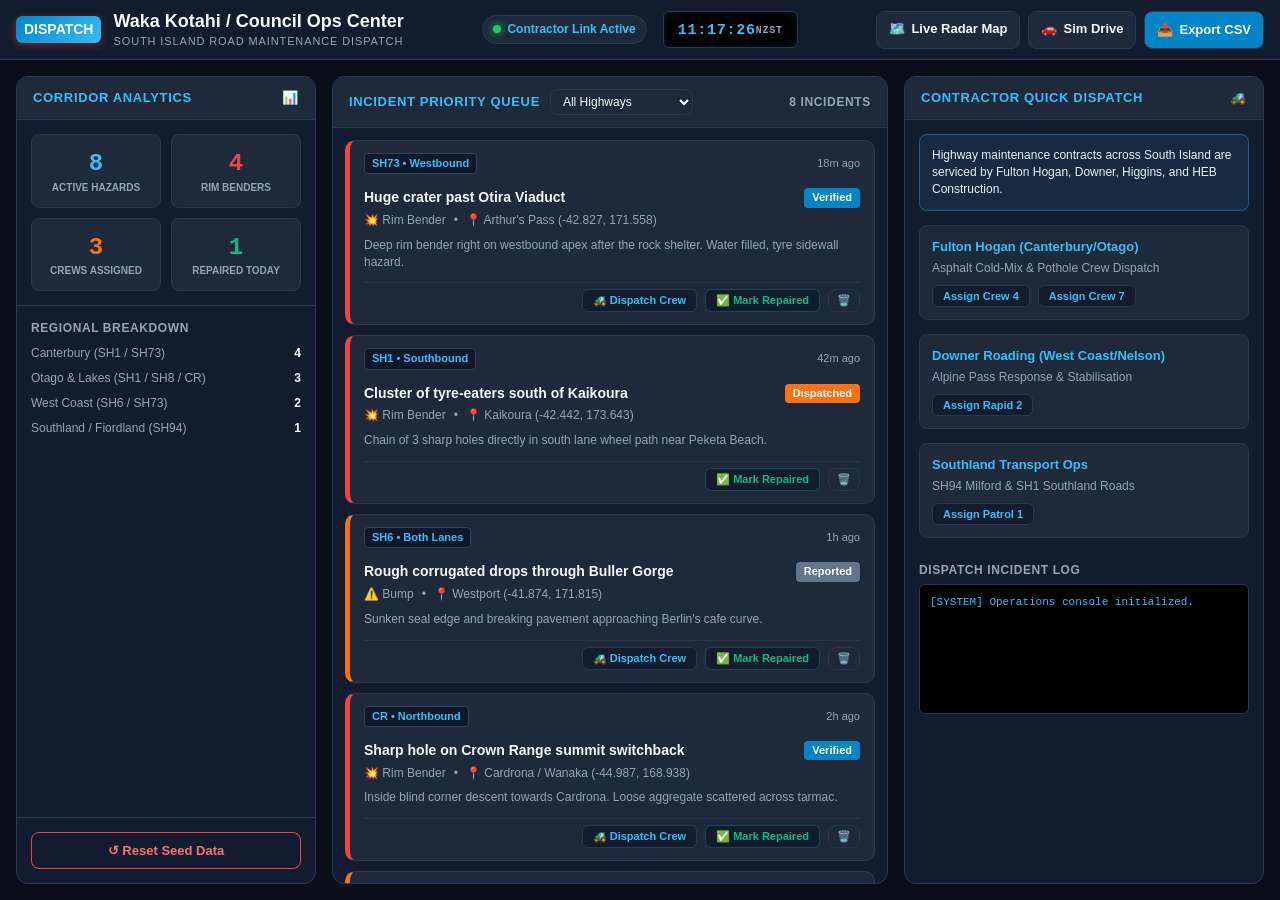
<file: admin.html>
<!DOCTYPE html>
<html lang="en">
<head>
  <meta charset="UTF-8">
  <meta name="viewport" content="width=device-width, initial-scale=1.0, maximum-scale=1.0, user-scalable=no, viewport-fit=cover">
  <title>Rim-Bump-Ding | Highway Contractor & Dispatch Ops (South Island)</title>
  <link rel="icon" href="data:image/svg+xml,<svg xmlns='http://www.w3.org/2000/svg' viewBox='0 0 100 100'><text y='.9em' font-size='90'>🛠️</text></svg>">
  <link rel="stylesheet" href="css/style.css">
</head>
<body>
  <div class="app-shell">
    <!-- Top Global Header -->
    <header class="top-header">
      <div class="header-brand">
        <span class="brand-badge" style="background: linear-gradient(135deg, #0284c7 0%, #38bdf8 100%);">DISPATCH</span>
        <div style="min-width: 0;">
          <h1 class="brand-title">Waka Kotahi / Council Ops Center</h1>
          <div class="brand-subtitle">South Island Road Maintenance Dispatch</div>
        </div>
      </div>

      <div class="header-status">
        <div class="nz-region-indicator">
          <span class="live-pulse"></span>
          <span class="no-wrap">Contractor Link Active</span>
        </div>
        <!-- MANDATORY RULE: ALL CLOCKS MUST HAVE BLINKING COLONS -->
        <div class="header-clock-box">
          <span class="blinking-clock">12<span class="blinking-colon">:</span>00<span class="blinking-colon">:</span>00</span>
        </div>
      </div>

      <div class="header-actions">
        <a href="index.html" class="btn-nav-icon">
          <span>🗺️</span> <span class="no-wrap">Live Radar Map</span>
        </a>
        <a href="remote.html" class="btn-nav-icon">
          <span>🚗</span> <span class="no-wrap">Sim Drive</span>
        </a>
        <button id="btn-export-csv" class="btn-nav-icon" style="background: #0284c7; color: #fff;">
          <span>📥</span> <span class="no-wrap">Export CSV</span>
        </button>
      </div>
    </header>

    <!-- Admin Operational Grid (1080p Optimized) -->
    <main class="admin-grid">
      <!-- Left Panel: Status & Statistics -->
      <section class="admin-panel">
        <div class="panel-header">
          <span class="no-wrap">Corridor Analytics</span>
          <span>📊</span>
        </div>

        <div class="stat-card-row">
          <div class="stat-box">
            <div id="stat-total" class="stat-val" style="color: #38bdf8;">0</div>
            <div class="stat-lbl">Active Hazards</div>
          </div>
          <div class="stat-box">
            <div id="stat-rim" class="stat-val" style="color: #ef4444;">0</div>
            <div class="stat-lbl">Rim Benders</div>
          </div>
          <div class="stat-box">
            <div id="stat-dispatched" class="stat-val" style="color: #f97316;">0</div>
            <div class="stat-lbl">Crews Assigned</div>
          </div>
          <div class="stat-box">
            <div id="stat-repaired" class="stat-val" style="color: #10b981;">0</div>
            <div class="stat-lbl">Repaired Today</div>
          </div>
        </div>

        <div style="padding: 14px; border-top: 1px solid var(--border-color); display: flex; flex-direction: column; gap: 8px;">
          <div class="form-label">Regional Breakdown</div>
          <div style="display: flex; justify-content: space-between; font-size: 12px; color: var(--text-muted);">
            <span>Canterbury (SH1 / SH73)</span>
            <span id="stat-cant" style="font-weight: 700; color: #fff;">0</span>
          </div>
          <div style="display: flex; justify-content: space-between; font-size: 12px; color: var(--text-muted);">
            <span>Otago & Lakes (SH1 / SH8 / CR)</span>
            <span id="stat-otago" style="font-weight: 700; color: #fff;">0</span>
          </div>
          <div style="display: flex; justify-content: space-between; font-size: 12px; color: var(--text-muted);">
            <span>West Coast (SH6 / SH73)</span>
            <span id="stat-wc" style="font-weight: 700; color: #fff;">0</span>
          </div>
          <div style="display: flex; justify-content: space-between; font-size: 12px; color: var(--text-muted);">
            <span>Southland / Fiordland (SH94)</span>
            <span id="stat-sth" style="font-weight: 700; color: #fff;">0</span>
          </div>
        </div>

        <div style="padding: 14px; margin-top: auto; border-top: 1px solid var(--border-color);">
          <button id="btn-reset-seed" class="btn-cancel" style="width: 100%; border-color: #ef4444; color: #f87171;">
            ↺ Reset Seed Data
          </button>
        </div>
      </section>

      <!-- Center Panel: Dispatch Queue -->
      <section class="admin-panel" style="overflow: hidden;">
        <div class="panel-header">
          <div style="display: flex; align-items: center; gap: 10px;">
            <span class="no-wrap">Incident Priority Queue</span>
            <select id="admin-hw-filter" class="form-select" style="padding: 2px 8px; font-size: 12px; height: 26px;">
              <option value="ALL">All Highways</option>
              <option value="SH1">SH1</option>
              <option value="SH6">SH6</option>
              <option value="SH73">SH73 Arthur's Pass</option>
              <option value="SH7">SH7 Lewis Pass</option>
              <option value="SH8">SH8 Lindis Pass</option>
              <option value="SH94">SH94 Milford</option>
              <option value="CR">Crown Range</option>
            </select>
          </div>
          <span id="admin-queue-count" style="font-size: 12px; color: var(--text-muted);">0 items</span>
        </div>

        <div id="admin-queue-list" style="flex: 1; overflow-y: auto; padding: 12px; display: flex; flex-direction: column; gap: 10px;">
          <!-- Queue items generated via JS -->
        </div>
      </section>

      <!-- Right Panel: Contractor Quick Dispatch & Hotlines -->
      <section class="admin-panel">
        <div class="panel-header">
          <span class="no-wrap">Contractor Quick Dispatch</span>
          <span>🚜</span>
        </div>

        <div style="padding: 14px; display: flex; flex-direction: column; gap: 14px; overflow-y: auto;">
          <div class="info-box">
            Highway maintenance contracts across South Island are serviced by Fulton Hogan, Downer, Higgins, and HEB Construction.
          </div>

          <div style="background: var(--bg-surface); padding: 12px; border-radius: 8px; border: 1px solid var(--border-color);">
            <div style="font-weight: 800; font-size: 13px; color: #38bdf8; margin-bottom: 4px;">Fulton Hogan (Canterbury/Otago)</div>
            <div style="font-size: 12px; color: var(--text-muted); margin-bottom: 8px;">Asphalt Cold-Mix & Pothole Crew Dispatch</div>
            <div style="display: flex; gap: 8px;">
              <button class="btn-confirm" onclick="triggerMockDispatch('Fulton Hogan Crew 4')">Assign Crew 4</button>
              <button class="btn-confirm" onclick="triggerMockDispatch('Fulton Hogan Crew 7')">Assign Crew 7</button>
            </div>
          </div>

          <div style="background: var(--bg-surface); padding: 12px; border-radius: 8px; border: 1px solid var(--border-color);">
            <div style="font-weight: 800; font-size: 13px; color: #38bdf8; margin-bottom: 4px;">Downer Roading (West Coast/Nelson)</div>
            <div style="font-size: 12px; color: var(--text-muted); margin-bottom: 8px;">Alpine Pass Response & Stabilisation</div>
            <div style="display: flex; gap: 8px;">
              <button class="btn-confirm" onclick="triggerMockDispatch('Downer Alpine Rapid 2')">Assign Rapid 2</button>
            </div>
          </div>

          <div style="background: var(--bg-surface); padding: 12px; border-radius: 8px; border: 1px solid var(--border-color);">
            <div style="font-weight: 800; font-size: 13px; color: #38bdf8; margin-bottom: 4px;">Southland Transport Ops</div>
            <div style="font-size: 12px; color: var(--text-muted); margin-bottom: 8px;">SH94 Milford & SH1 Southland Roads</div>
            <div style="display: flex; gap: 8px;">
              <button class="btn-confirm" onclick="triggerMockDispatch('Southland Patrol 1')">Assign Patrol 1</button>
            </div>
          </div>

          <div style="margin-top: 10px;">
            <div class="form-label" style="margin-bottom: 6px;">Dispatch Incident Log</div>
            <div id="dispatch-activity-log" style="font-family: var(--font-mono); font-size: 11px; background: #000; padding: 10px; border-radius: 6px; border: 1px solid var(--border-color); height: 130px; overflow-y: auto; color: #38bdf8;">
              [SYSTEM] Operations console initialized.
            </div>
          </div>
        </div>
      </section>
    </main>

    <div id="toast-container" class="toast-container"></div>
  </div>

  <script src="js/data.js"></script>
  <script src="js/audio.js"></script>
  <script src="js/storage.js"></script>
  <script>
    document.addEventListener('DOMContentLoaded', () => {
      initBlinkingClock();
      renderAdminView();

      AppStorage.onUpdate(() => {
        renderAdminView();
      });

      document.getElementById('admin-hw-filter').addEventListener('change', () => {
        renderAdminView();
      });

      document.getElementById('btn-reset-seed').addEventListener('click', () => {
        if (confirm('Reset all pothole reports to default seed state?')) {
          AppStorage.resetSeedData();
          logActivity('[RESET] Database reset to seed reports.');
          showToast('Data reset to default.');
        }
      });

      document.getElementById('btn-export-csv').addEventListener('click', exportReportsCsv);
    });

    function renderAdminView() {
      const reports = AppStorage.getReports();
      const hwFilter = document.getElementById('admin-hw-filter').value;

      // Stats
      const total = reports.length;
      const rimCount = reports.filter(r => r.severity === 'rim').length;
      const dispatchedCount = reports.filter(r => r.status === 'Dispatched').length;
      const repairedCount = reports.filter(r => r.severity === 'repaired' || r.status === 'Repaired').length;

      document.getElementById('stat-total').textContent = total;
      document.getElementById('stat-rim').textContent = rimCount;
      document.getElementById('stat-dispatched').textContent = dispatchedCount;
      document.getElementById('stat-repaired').textContent = repairedCount;

      // Region stats
      document.getElementById('stat-cant').textContent = reports.filter(r => (r.region || '').includes('Canterbury')).length;
      document.getElementById('stat-otago').textContent = reports.filter(r => (r.region || '').includes('Otago')).length;
      document.getElementById('stat-wc').textContent = reports.filter(r => (r.region || '').includes('West') || (r.region || '').includes('Buller')).length;
      document.getElementById('stat-sth').textContent = reports.filter(r => (r.region || '').includes('Southland')).length;

      // Queue list
      const listContainer = document.getElementById('admin-queue-list');
      const filtered = reports.filter(r => hwFilter === 'ALL' || r.highway === hwFilter);
      document.getElementById('admin-queue-count').textContent = `${filtered.length} incidents`;

      listContainer.innerHTML = filtered.map(r => {
        const sev = SEVERITIES[r.severity] || SEVERITIES.rim;
        return `
          <div class="report-card ${sev.badgeClass}" style="display: flex; flex-direction: column; gap: 8px;">
            <div class="card-top">
              <span class="card-highway-badge">${escapeHtml(r.highway)} • ${escapeHtml(r.lane || 'Both')}</span>
              <span class="card-time">${formatTimeAgo(r.reportedAt)}</span>
            </div>
            <div style="display: flex; justify-content: space-between; align-items: flex-start;">
              <div>
                <div class="card-title">${escapeHtml(r.title)}</div>
                <div class="card-meta">
                  <span>${sev.icon} ${sev.label}</span>
                  <span>•</span>
                  <span>📍 ${escapeHtml(r.nearestTown || 'Route')} (${r.lat.toFixed(3)}, ${r.lng.toFixed(3)})</span>
                </div>
              </div>
              <span style="font-size: 11px; font-weight: 800; padding: 2px 8px; border-radius: 4px; background: ${getStatusBg(r.status)}; color: #fff;">
                ${escapeHtml(r.status || 'Reported')}
              </span>
            </div>
            ${r.description ? `<div style="font-size: 12px; color: #94a3b8;">${escapeHtml(r.description)}</div>` : ''}
            
            <div style="display: flex; gap: 8px; align-items: center; justify-content: flex-end; margin-top: 4px; padding-top: 6px; border-top: 1px solid rgba(255,255,255,0.06);">
              ${r.status !== 'Dispatched' && r.severity !== 'repaired' ? `
                <button class="btn-confirm" onclick="updateReportStatus('${r.id}', 'Dispatched')">
                  🚜 Dispatch Crew
                </button>
              ` : ''}
              ${r.severity !== 'repaired' ? `
                <button class="btn-confirm" style="color: #10b981; border-color: rgba(16,185,129,0.3);" onclick="updateReportStatus('${r.id}', 'Repaired')">
                  ✅ Mark Repaired
                </button>
              ` : `
                <span style="font-size: 11px; color: #10b981; font-weight: 700;">✅ Certified Repaired</span>
              `}
              <button class="btn-cancel" style="padding: 4px 8px; font-size: 11px;" onclick="deleteReportItem('${r.id}')">
                🗑️
              </button>
            </div>
          </div>
        `;
      }).join('');
    }

    function getStatusBg(status) {
      if (status === 'Repaired') return '#10b981';
      if (status === 'Dispatched') return '#f97316';
      if (status === 'Verified') return '#0284c7';
      return '#64748b';
    }

    function updateReportStatus(id, newStatus) {
      AppStorage.updateStatus(id, newStatus);
      SoundSystem.playDing();
      logActivity(`[STATUS] Hazard ${id} updated to ${newStatus}.`);
      showToast(`Incident status updated to ${newStatus}`);
    }

    function deleteReportItem(id) {
      if (confirm('Delete this hazard report?')) {
        AppStorage.deleteReport(id);
        logActivity(`[DELETE] Incident ${id} removed.`);
        showToast('Hazard report removed');
      }
    }

    function triggerMockDispatch(crewName) {
      SoundSystem.playSuccess();
      logActivity(`[DISPATCH] ${crewName} deployed to high priority corridor.`);
      showToast(`${crewName} deployed!`);
    }

    function logActivity(msg) {
      const logBox = document.getElementById('dispatch-activity-log');
      if (logBox) {
        const time = new Date().toLocaleTimeString('en-NZ', { hour12: false });
        logBox.innerHTML = `<div>[${time}] ${escapeHtml(msg)}</div>` + logBox.innerHTML;
      }
    }

    function exportReportsCsv() {
      const reports = AppStorage.getReports();
      const headers = ['ID', 'Highway', 'Title', 'Severity', 'Status', 'Lane', 'NearestTown', 'Latitude', 'Longitude', 'Confirms', 'ReportedAt'];
      const rows = reports.map(r => [
        r.id,
        `"${r.highway}"`,
        `"${(r.title || '').replace(/"/g, '""')}"`,
        r.severity,
        r.status || 'Reported',
        `"${r.lane || ''}"`,
        `"${(r.nearestTown || '').replace(/"/g, '""')}"`,
        r.lat,
        r.lng,
        r.confirms || 1,
        `"${r.reportedAt}"`
      ]);

      const csvContent = 'data:text/csv;charset=utf-8,' + [headers.join(','), ...rows.map(e => e.join(','))].join('\n');
      const encodedUri = encodeURI(csvContent);
      const link = document.createElement('a');
      link.setAttribute('href', encodedUri);
      link.setAttribute('download', `SouthIsland_Potholes_${Date.now()}.csv`);
      document.body.appendChild(link);
      link.click();
      document.body.removeChild(link);
      showToast('CSV export downloaded');
    }

    function initBlinkingClock() {
      const clockElements = document.querySelectorAll('.blinking-clock');
      function update() {
        const now = new Date();
        const nzTimeStr = now.toLocaleTimeString('en-NZ', {
          hour12: false,
          hour: '2-digit',
          minute: '2-digit',
          second: '2-digit',
          timeZone: 'Pacific/Auckland'
        });
        const parts = nzTimeStr.split(':');
        if (parts.length === 3) {
          const html = `${parts[0]}<span class="blinking-colon">:</span>${parts[1]}<span class="blinking-colon">:</span>${parts[2]} <span style="font-size: 10px; color: var(--text-muted);">NZST</span>`;
          clockElements.forEach(el => { el.innerHTML = html; });
        }
      }
      update();
      setInterval(update, 1000);
    }

    function formatTimeAgo(isoString) {
      if (!isoString) return 'Just now';
      const diffSec = Math.floor((Date.now() - new Date(isoString).getTime()) / 1000);
      if (diffSec < 60) return `${diffSec}s ago`;
      const diffMin = Math.floor(diffSec / 60);
      if (diffMin < 60) return `${diffMin}m ago`;
      const diffHour = Math.floor(diffMin / 60);
      if (diffHour < 24) return `${diffHour}h ago`;
      return `${Math.floor(diffHour / 24)}d ago`;
    }

    function showToast(message) {
      const container = document.getElementById('toast-container');
      if (!container) return;
      const toast = document.createElement('div');
      toast.className = 'toast';
      toast.innerHTML = `<span>🔔</span> <span class="no-wrap">${escapeHtml(message)}</span>`;
      container.appendChild(toast);
      setTimeout(() => {
        toast.style.opacity = '0';
        toast.style.transform = 'translateY(-10px)';
        toast.style.transition = 'all 0.3s ease';
        setTimeout(() => toast.remove(), 300);
      }, 3500);
    }

    function escapeHtml(text) {
      if (typeof text !== 'string') return text;
      return text.replace(/&/g, '&amp;').replace(/</g, '&lt;').replace(/>/g, '&gt;').replace(/"/g, '&quot;').replace(/'/g, '&#039;');
    }
  </script>
</body>
</html>
</file>
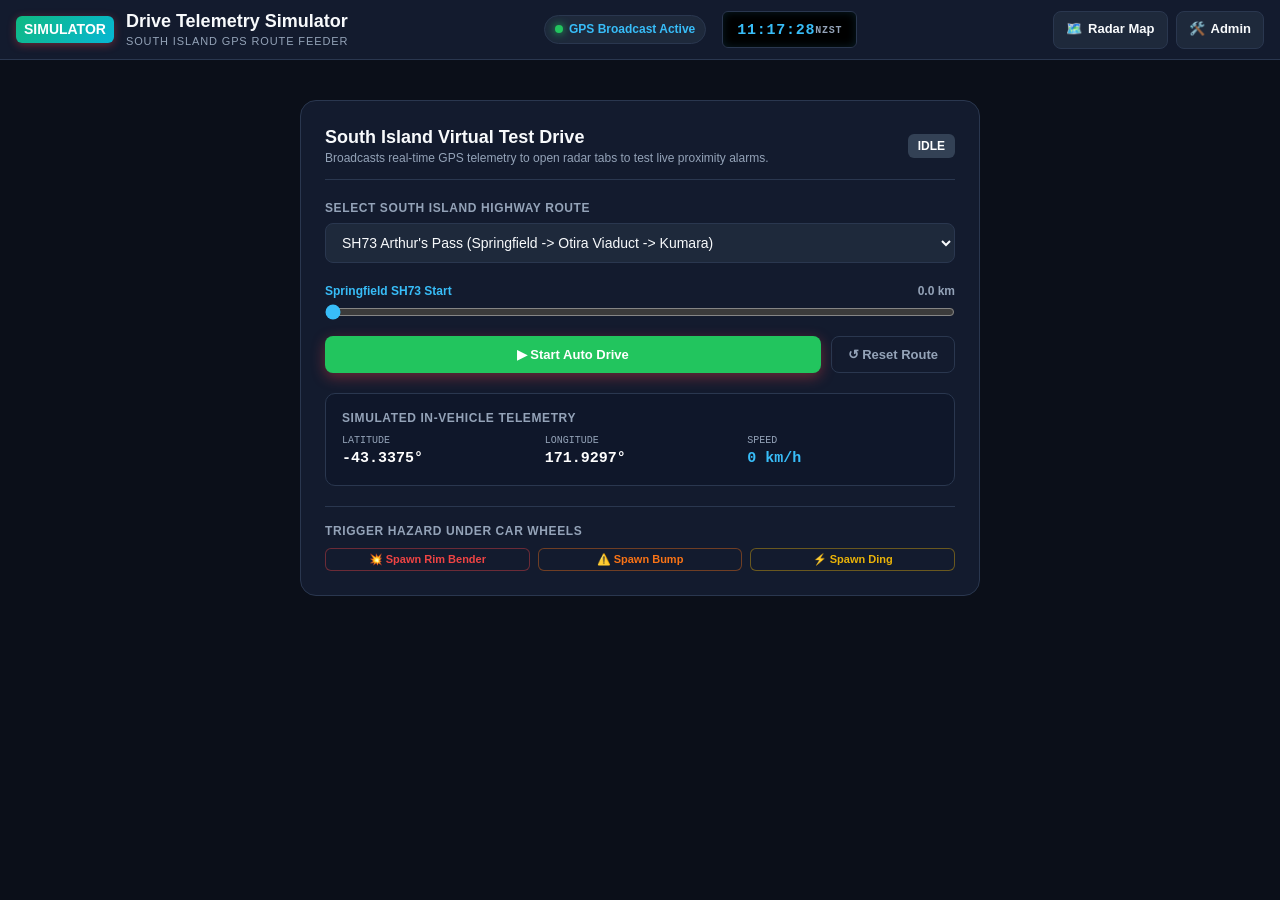
<file: remote.html>
<!DOCTYPE html>
<html lang="en">
<head>
  <meta charset="UTF-8">
  <meta name="viewport" content="width=device-width, initial-scale=1.0, maximum-scale=1.0, user-scalable=no, viewport-fit=cover">
  <title>Rim-Bump-Ding | South Island Drive Telemetry Simulator</title>
  <link rel="icon" href="data:image/svg+xml,<svg xmlns='http://www.w3.org/2000/svg' viewBox='0 0 100 100'><text y='.9em' font-size='90'>🚗</text></svg>">
  <link rel="stylesheet" href="css/style.css">
</head>
<body>
  <div class="app-shell">
    <!-- Top Global Header -->
    <header class="top-header">
      <div class="header-brand">
        <span class="brand-badge" style="background: linear-gradient(135deg, #10b981 0%, #06b6d4 100%);">SIMULATOR</span>
        <div style="min-width: 0;">
          <h1 class="brand-title">Drive Telemetry Simulator</h1>
          <div class="brand-subtitle">South Island GPS Route Feeder</div>
        </div>
      </div>

      <div class="header-status">
        <div class="nz-region-indicator">
          <span class="live-pulse"></span>
          <span class="no-wrap">GPS Broadcast Active</span>
        </div>
        <!-- MANDATORY RULE: ALL CLOCKS MUST HAVE BLINKING COLONS -->
        <div class="header-clock-box">
          <span class="blinking-clock">12<span class="blinking-colon">:</span>00<span class="blinking-colon">:</span>00</span>
        </div>
      </div>

      <div class="header-actions">
        <a href="index.html" class="btn-nav-icon">
          <span>🗺️</span> <span class="no-wrap">Radar Map</span>
        </a>
        <a href="admin.html" class="btn-nav-icon">
          <span>🛠️</span> <span class="no-wrap">Admin</span>
        </a>
      </div>
    </header>

    <!-- Simulator Body -->
    <div style="flex: 1; overflow-y: auto; padding: 20px; display: flex; justify-content: center; align-items: flex-start;">
      <div class="remote-container" style="width: 100%; max-width: 680px;">
        <div style="display: flex; justify-content: space-between; align-items: center; border-bottom: 1px solid var(--border-color); padding-bottom: 12px;">
          <div>
            <h2 style="font-size: 18px; font-weight: 800;">South Island Virtual Test Drive</h2>
            <div style="font-size: 12px; color: var(--text-muted);">Broadcasts real-time GPS telemetry to open radar tabs to test live proximity alarms.</div>
          </div>
          <span id="drive-status-badge" style="font-size: 12px; font-weight: 800; padding: 4px 10px; border-radius: 6px; background: #334155; color: #fff;">
            IDLE
          </span>
        </div>

        <!-- Route Selector -->
        <div class="form-group">
          <label class="form-label" for="sim-route-select">Select South Island Highway Route</label>
          <select id="sim-route-select" class="form-select">
            <option value="arthurs">SH73 Arthur's Pass (Springfield -> Otira Viaduct -> Kumara)</option>
            <option value="kaikoura">SH1 Kaikoura Coast (Oaro -> Peketa -> Kaikoura Peninsula)</option>
            <option value="lindis">SH8 Lindis Pass (Omarama -> Summit -> Tarras)</option>
            <option value="crown">Crown Range Alpine Route (Wanaka -> Cardrona -> Switchbacks)</option>
          </select>
        </div>

        <!-- Progress Slider -->
        <div class="sim-slider-row">
          <div style="display: flex; justify-content: space-between; font-size: 12px; font-weight: 700;">
            <span id="route-current-waypoint" style="color: var(--accent-blue);">Way point 1</span>
            <span id="route-km-display" style="color: var(--text-muted);">0.0 km</span>
          </div>
          <input type="range" id="sim-progress-slider" min="0" max="100" value="0" style="width: 100%; height: 8px; accent-color: #38bdf8; cursor: pointer;">
        </div>

        <!-- Drive Controls -->
        <div style="display: flex; gap: 10px;">
          <button id="btn-toggle-drive" class="btn-submit-report" style="flex: 1; background: #22c55e;">
            ▶ Start Auto Drive
          </button>
          <button id="btn-reset-drive" class="btn-cancel">
            ↺ Reset Route
          </button>
        </div>

        <!-- Telemetry Display Card -->
        <div style="background: #0f172a; border: 1px solid var(--border-color); border-radius: 10px; padding: 16px;">
          <div class="form-label" style="margin-bottom: 8px;">Simulated In-Vehicle Telemetry</div>
          <div style="display: grid; grid-template-columns: repeat(3, 1fr); gap: 12px; font-family: var(--font-mono);">
            <div>
              <div style="font-size: 10px; color: var(--text-muted);">LATITUDE</div>
              <div id="sim-lat" style="font-size: 15px; font-weight: 700; color: #fff;">-42.8272°</div>
            </div>
            <div>
              <div style="font-size: 10px; color: var(--text-muted);">LONGITUDE</div>
              <div id="sim-lng" style="font-size: 15px; font-weight: 700; color: #fff;">171.5583°</div>
            </div>
            <div>
              <div style="font-size: 10px; color: var(--text-muted);">SPEED</div>
              <div id="sim-speed" style="font-size: 15px; font-weight: 700; color: #38bdf8;">85 km/h</div>
            </div>
          </div>
        </div>

        <!-- Quick Pothole Spawner (For Testing) -->
        <div style="border-top: 1px solid var(--border-color); padding-top: 16px;">
          <div class="form-label" style="margin-bottom: 8px;">Trigger Hazard Under Car Wheels</div>
          <div style="display: grid; grid-template-columns: repeat(3, 1fr); gap: 8px;">
            <button class="btn-confirm" style="color: #ef4444; border-color: rgba(239,68,68,0.4);" onclick="spawnHazardUnderCar('rim')">
              💥 Spawn Rim Bender
            </button>
            <button class="btn-confirm" style="color: #f97316; border-color: rgba(249,115,22,0.4);" onclick="spawnHazardUnderCar('bump')">
              ⚠️ Spawn Bump
            </button>
            <button class="btn-confirm" style="color: #eab308; border-color: rgba(234,179,8,0.4);" onclick="spawnHazardUnderCar('ding')">
              ⚡ Spawn Ding
            </button>
          </div>
        </div>
      </div>
    </div>

    <div id="toast-container" class="toast-container"></div>
  </div>

  <script src="js/data.js"></script>
  <script src="js/audio.js"></script>
  <script src="js/storage.js"></script>
  <script>
    // Route Waypoint Coordinates
    const ROUTES = {
      arthurs: [
        { name: "Springfield SH73 Start", lat: -43.3375, lng: 171.9297 },
        { name: "Porters Pass Summit (939m)", lat: -43.2981, lng: 171.7458 },
        { name: "Castle Hill Basin", lat: -43.2322, lng: 171.7167 },
        { name: "Arthur's Pass Village", lat: -42.9431, lng: 171.5647 },
        { name: "Otira Viaduct Apex (Rim Bender Alert Area)", lat: -42.8272, lng: 171.5583 },
        { name: "Otira Gorge", lat: -42.8055, lng: 171.5492 },
        { name: "Kumara Junction West Coast", lat: -42.6108, lng: 171.1892 }
      ],
      kaikoura: [
        { name: "Oaro Coastal Tunnels", lat: -42.5183, lng: 173.5042 },
        { name: "Peketa Beach (Tyre-eater zone)", lat: -42.4418, lng: 173.6429 },
        { name: "Kaikoura Peninsula Lookout", lat: -42.4089, lng: 173.6811 },
        { name: "Halfway Bay / Ohau Point", lat: -42.2475, lng: 173.8344 }
      ],
      lindis: [
        { name: "Omarama Junction", lat: -44.4925, lng: 169.9658 },
        { name: "Lindis Pass Saddle (971m)", lat: -44.5878, lng: 169.6425 },
        { name: "Tarras Plains", lat: -44.8267, lng: 169.4183 },
        { name: "Cromwell Gorge", lat: -45.0392, lng: 169.1983 }
      ],
      crown: [
        { name: "Cardrona Alpine Resort Turnoff", lat: -44.8789, lng: 169.0433 },
        { name: "Crown Range Summit Lookout (1076m)", lat: -44.9872, lng: 168.9383 },
        { name: "Crown Terrace Zig-Zags", lat: -44.9983, lng: 168.8789 },
        { name: "Arrowtown Road Junction", lat: -44.9881, lng: 168.8250 }
      ]
    };

    let isDriving = false;
    let driveTimer = null;
    let currentStep = 0;
    let maxSteps = 100;

    document.addEventListener('DOMContentLoaded', () => {
      initBlinkingClock();
      updateTelemetryUI();

      const routeSelect = document.getElementById('sim-route-select');
      routeSelect.addEventListener('change', () => {
        currentStep = 0;
        document.getElementById('sim-progress-slider').value = 0;
        updateTelemetryUI();
      });

      const slider = document.getElementById('sim-progress-slider');
      slider.addEventListener('input', (e) => {
        currentStep = parseInt(e.target.value, 10);
        updateTelemetryUI();
      });

      const btnToggle = document.getElementById('btn-toggle-drive');
      btnToggle.addEventListener('click', toggleDrive);

      const btnReset = document.getElementById('btn-reset-drive');
      btnReset.addEventListener('click', () => {
        stopDrive();
        currentStep = 0;
        slider.value = 0;
        updateTelemetryUI();
      });
    });

    function toggleDrive() {
      if (isDriving) {
        stopDrive();
      } else {
        startDrive();
      }
    }

    function startDrive() {
      isDriving = true;
      const btn = document.getElementById('btn-toggle-drive');
      const badge = document.getElementById('drive-status-badge');
      btn.textContent = '⏸ Pause Drive';
      btn.style.background = '#eab308';
      btn.style.color = '#000';
      badge.textContent = 'DRIVING';
      badge.style.background = '#22c55e';

      driveTimer = setInterval(() => {
        currentStep++;
        if (currentStep > maxSteps) {
          currentStep = 0;
        }
        document.getElementById('sim-progress-slider').value = currentStep;
        updateTelemetryUI();
      }, 1000);
    }

    function stopDrive() {
      isDriving = false;
      clearInterval(driveTimer);
      const btn = document.getElementById('btn-toggle-drive');
      const badge = document.getElementById('drive-status-badge');
      btn.textContent = '▶ Start Auto Drive';
      btn.style.background = '#22c55e';
      btn.style.color = '#fff';
      badge.textContent = 'PAUSED';
      badge.style.background = '#64748b';
    }

    function getInterpolatedCoords(routeKey, progressRatio) {
      const waypoints = ROUTES[routeKey] || ROUTES.arthurs;
      const totalSegments = waypoints.length - 1;
      const scaledProgress = progressRatio * totalSegments;
      const index = Math.min(Math.floor(scaledProgress), totalSegments - 1);
      const segmentRatio = scaledProgress - index;

      const p1 = waypoints[index];
      const p2 = waypoints[index + 1];

      const lat = p1.lat + (p2.lat - p1.lat) * segmentRatio;
      const lng = p1.lng + (p2.lng - p1.lng) * segmentRatio;

      return {
        lat,
        lng,
        wpName: segmentRatio > 0.5 ? p2.name : p1.name
      };
    }

    function updateTelemetryUI() {
      const routeKey = document.getElementById('sim-route-select').value;
      const ratio = currentStep / maxSteps;
      const pos = getInterpolatedCoords(routeKey, ratio);

      document.getElementById('route-current-waypoint').textContent = pos.wpName;
      document.getElementById('route-km-display').textContent = `${(ratio * 75).toFixed(1)} km`;
      document.getElementById('sim-lat').textContent = `${pos.lat.toFixed(4)}°`;
      document.getElementById('sim-lng').textContent = `${pos.lng.toFixed(4)}°`;
      document.getElementById('sim-speed').textContent = isDriving ? `${78 + Math.floor(Math.sin(currentStep) * 12)} km/h` : '0 km/h';

      // Broadcast location to all open radar maps
      AppStorage.broadcastLocation({ lat: pos.lat, lng: pos.lng });
    }

    function spawnHazardUnderCar(severity) {
      const routeKey = document.getElementById('sim-route-select').value;
      const ratio = currentStep / maxSteps;
      const pos = getInterpolatedCoords(routeKey, ratio);

      const highwayMap = {
        arthurs: 'SH73',
        kaikoura: 'SH1',
        lindis: 'SH8',
        crown: 'CR'
      };

      const newReport = {
        highway: highwayMap[routeKey] || 'SH1',
        title: `Simulated ${severity.toUpperCase()} impact`,
        description: `Logged in real-time during virtual drive test at ${pos.wpName}`,
        lane: 'Both Lanes',
        nearestTown: pos.wpName,
        severity: severity,
        lat: pos.lat,
        lng: pos.lng,
        confirms: 1,
        status: 'Reported'
      };

      AppStorage.saveReport(newReport);
      SoundSystem.playSuccess();
      showToast(`Spawned ${severity} on ${newReport.highway}!`);
    }

    function initBlinkingClock() {
      const clockElements = document.querySelectorAll('.blinking-clock');
      function update() {
        const now = new Date();
        const nzTimeStr = now.toLocaleTimeString('en-NZ', {
          hour12: false,
          hour: '2-digit',
          minute: '2-digit',
          second: '2-digit',
          timeZone: 'Pacific/Auckland'
        });
        const parts = nzTimeStr.split(':');
        if (parts.length === 3) {
          const html = `${parts[0]}<span class="blinking-colon">:</span>${parts[1]}<span class="blinking-colon">:</span>${parts[2]} <span style="font-size: 10px; color: var(--text-muted);">NZST</span>`;
          clockElements.forEach(el => { el.innerHTML = html; });
        }
      }
      update();
      setInterval(update, 1000);
    }

    function showToast(message) {
      const container = document.getElementById('toast-container');
      if (!container) return;
      const toast = document.createElement('div');
      toast.className = 'toast';
      toast.innerHTML = `<span>🔔</span> <span class="no-wrap">${message}</span>`;
      container.appendChild(toast);
      setTimeout(() => {
        toast.style.opacity = '0';
        toast.style.transform = 'translateY(-10px)';
        toast.style.transition = 'all 0.3s ease';
        setTimeout(() => toast.remove(), 300);
      }, 3500);
    }
  </script>
</body>
</html>
</file>
<file: css/style.css>
/* Rim-Bump-Ding: South Island NZ Pothole Reporter Stylesheet */
:root {
  --bg-dark: #0b0f19;
  --bg-card: #131b2e;
  --bg-surface: #1e293b;
  --bg-surface-hover: #334155;
  --border-color: #2a374f;
  --text-main: #f8fafc;
  --text-muted: #94a3b8;
  --accent-blue: #38bdf8;
  
  /* Severity Colors */
  --rim-bender: #ef4444;       /* Critical Red */
  --rim-bender-glow: rgba(239, 68, 68, 0.35);
  --bump: #f97316;             /* Warning Orange */
  --bump-glow: rgba(249, 115, 22, 0.35);
  --ding: #eab308;             /* Caution Yellow */
  --ding-glow: rgba(234, 179, 8, 0.35);
  --repaired: #10b981;         /* Repaired Emerald */
  --repaired-glow: rgba(16, 185, 129, 0.35);
  
  --font-sans: -apple-system, BlinkMacSystemFont, "Segoe UI", Roboto, Helvetica, Arial, sans-serif;
  --font-mono: ui-monospace, SFMono-Regular, Menlo, Monaco, Consolas, "Liberation Mono", monospace;
}

* {
  box-sizing: border-box;
  margin: 0;
  padding: 0;
  -webkit-tap-highlight-color: transparent;
}

html, body {
  width: 100%;
  height: 100%;
  overflow: hidden;
  background-color: var(--bg-dark);
  color: var(--text-main);
  font-family: var(--font-sans);
  line-height: 1.4;
  -webkit-font-smoothing: antialiased;
}

/* MANDATORY RULE: ALL CLOCKS MUST HAVE BLINKING COLONS */
.blinking-clock {
  font-family: var(--font-mono);
  font-weight: 700;
  letter-spacing: 0.05em;
  white-space: nowrap;
  display: inline-flex;
  align-items: center;
}

.blinking-colon {
  animation: colonBlink 1s step-start infinite;
  display: inline-block;
  opacity: 1;
}

@keyframes colonBlink {
  50% {
    opacity: 0;
  }
}

/* MANDATORY RULE: TEXT MUST NOT OVERSPILL OR CLIP, NO UGLY LINE WRAP */
.no-wrap {
  white-space: nowrap;
  overflow: hidden;
  text-overflow: ellipsis;
}

.truncate {
  white-space: nowrap;
  overflow: hidden;
  text-overflow: ellipsis;
  max-width: 100%;
}

/* App Master Shell - 1080p Optimized Layout */
.app-shell {
  display: flex;
  flex-direction: column;
  width: 100vw;
  height: 100vh;
  position: relative;
  background-color: var(--bg-dark);
}

/* Top Navigation Bar */
.top-header {
  height: 60px;
  min-height: 60px;
  background-color: var(--bg-card);
  border-bottom: 1px solid var(--border-color);
  display: flex;
  align-items: center;
  justify-content: space-between;
  padding: 0 16px;
  z-index: 1000;
  user-select: none;
}

.header-brand {
  display: flex;
  align-items: center;
  gap: 12px;
  min-width: 0;
}

.brand-badge {
  background: linear-gradient(135deg, #ef4444 0%, #f97316 50%, #eab308 100%);
  color: #fff;
  font-weight: 900;
  font-size: 14px;
  padding: 4px 8px;
  border-radius: 6px;
  box-shadow: 0 2px 8px rgba(239, 68, 68, 0.4);
  white-space: nowrap;
}

.brand-title {
  font-size: 18px;
  font-weight: 800;
  color: var(--text-main);
  white-space: nowrap;
  overflow: hidden;
  text-overflow: ellipsis;
}

.brand-subtitle {
  font-size: 11px;
  color: var(--text-muted);
  text-transform: uppercase;
  letter-spacing: 0.08em;
  white-space: nowrap;
}

.header-status {
  display: flex;
  align-items: center;
  gap: 16px;
  min-width: 0;
}

.nz-region-indicator {
  display: flex;
  align-items: center;
  gap: 6px;
  padding: 5px 10px;
  background: var(--bg-surface);
  border-radius: 20px;
  font-size: 12px;
  font-weight: 600;
  color: var(--accent-blue);
  border: 1px solid var(--border-color);
  white-space: nowrap;
}

.live-pulse {
  width: 8px;
  height: 8px;
  background-color: #22c55e;
  border-radius: 50%;
  box-shadow: 0 0 8px #22c55e;
  animation: pulseDot 2s infinite;
}

@keyframes pulseDot {
  0% { transform: scale(0.95); box-shadow: 0 0 0 0 rgba(34, 197, 94, 0.7); }
  70% { transform: scale(1); box-shadow: 0 0 0 6px rgba(34, 197, 94, 0); }
  100% { transform: scale(0.95); box-shadow: 0 0 0 0 rgba(34, 197, 94, 0); }
}

.header-clock-box {
  background: #000000;
  padding: 6px 14px;
  border-radius: 6px;
  border: 1px solid var(--border-color);
  font-size: 15px;
  color: #38bdf8;
  box-shadow: inset 0 0 10px rgba(56, 189, 248, 0.15);
  white-space: nowrap;
}

.header-actions {
  display: flex;
  align-items: center;
  gap: 8px;
}

.btn-nav-icon {
  background: var(--bg-surface);
  color: var(--text-main);
  border: 1px solid var(--border-color);
  border-radius: 8px;
  height: 38px;
  padding: 0 12px;
  display: flex;
  align-items: center;
  gap: 6px;
  font-size: 13px;
  font-weight: 600;
  cursor: pointer;
  white-space: nowrap;
  text-decoration: none;
  transition: all 0.15s ease;
}

.btn-nav-icon:hover {
  background: var(--bg-surface-hover);
  border-color: var(--accent-blue);
}

/* Main Workspace Split: Map View + Feed Drawer */
.main-content {
  flex: 1;
  display: flex;
  position: relative;
  overflow: hidden;
  height: calc(100vh - 60px);
}

#map {
  flex: 1;
  height: 100%;
  width: 100%;
  background: #111827;
  z-index: 1;
}

/* High-Contrast Dark Mode Filter for OpenStreetMap */
.leaflet-tile-pane {
  filter: brightness(0.6) invert(1) contrast(3) hue-rotate(200deg) saturate(0.25) brightness(0.85);
}

/* Side Incident Feed Drawer */
.side-drawer {
  width: 440px;
  min-width: 440px;
  max-width: 440px;
  height: 100%;
  background-color: var(--bg-card);
  border-left: 1px solid var(--border-color);
  display: flex;
  flex-direction: column;
  z-index: 500;
  box-shadow: -4px 0 20px rgba(0,0,0,0.4);
  transition: transform 0.3s cubic-bezier(0.16, 1, 0.3, 1);
}

/* Highway Quick Filters */
.highway-filter-bar {
  padding: 12px 14px;
  background-color: var(--bg-surface);
  border-bottom: 1px solid var(--border-color);
  display: flex;
  align-items: center;
  gap: 6px;
  overflow-x: auto;
  scrollbar-width: none;
}

.highway-filter-bar::-webkit-scrollbar {
  display: none;
}

.hw-chip {
  padding: 6px 12px;
  border-radius: 6px;
  font-size: 12px;
  font-weight: 700;
  background: var(--bg-card);
  color: var(--text-muted);
  border: 1px solid var(--border-color);
  cursor: pointer;
  white-space: nowrap;
  transition: all 0.15s ease;
}

.hw-chip:hover {
  color: #fff;
  border-color: var(--accent-blue);
}

.hw-chip.active {
  background: var(--accent-blue);
  color: #0b0f19;
  border-color: var(--accent-blue);
  font-weight: 800;
}

/* Severity Filter Badges */
.severity-bar {
  display: flex;
  padding: 10px 14px;
  gap: 8px;
  background-color: var(--bg-card);
  border-bottom: 1px solid var(--border-color);
}

.filter-btn {
  flex: 1;
  padding: 6px 4px;
  font-size: 11px;
  font-weight: 700;
  border-radius: 6px;
  border: 1px solid transparent;
  cursor: pointer;
  text-align: center;
  white-space: nowrap;
  overflow: hidden;
  text-overflow: ellipsis;
  background: var(--bg-surface);
  color: var(--text-muted);
  transition: all 0.15s ease;
}

.filter-btn.active-all {
  background: #3b82f6;
  color: #ffffff;
}

.filter-btn.active-rim {
  background: var(--rim-bender);
  color: #ffffff;
  box-shadow: 0 0 10px var(--rim-bender-glow);
}

.filter-btn.active-bump {
  background: var(--bump);
  color: #ffffff;
  box-shadow: 0 0 10px var(--bump-glow);
}

.filter-btn.active-ding {
  background: var(--ding);
  color: #000000;
  box-shadow: 0 0 10px var(--ding-glow);
}

/* Feed List */
.feed-header {
  padding: 10px 16px;
  display: flex;
  justify-content: space-between;
  align-items: center;
  background-color: var(--bg-surface);
  border-bottom: 1px solid var(--border-color);
  font-size: 13px;
  font-weight: 700;
  color: var(--text-muted);
}

.feed-list {
  flex: 1;
  overflow-y: auto;
  padding: 12px;
  display: flex;
  flex-direction: column;
  gap: 10px;
}

.report-card {
  background: var(--bg-surface);
  border: 1px solid var(--border-color);
  border-radius: 10px;
  padding: 12px 14px;
  cursor: pointer;
  transition: all 0.2s ease;
  position: relative;
  overflow: hidden;
  flex-shrink: 0;
}

.report-card:hover {
  transform: translateY(-2px);
  border-color: #475569;
  background: #243248;
}

.report-card.border-rim {
  border-left: 5px solid var(--rim-bender);
}

.report-card.border-bump {
  border-left: 5px solid var(--bump);
}

.report-card.border-ding {
  border-left: 5px solid var(--ding);
}

.report-card.border-repaired {
  border-left: 5px solid var(--repaired);
  opacity: 0.85;
}

.card-top {
  display: flex;
  justify-content: space-between;
  align-items: center;
  margin-bottom: 6px;
}

.card-highway-badge {
  font-size: 11px;
  font-weight: 800;
  padding: 2px 7px;
  border-radius: 4px;
  background: #0f172a;
  color: #38bdf8;
  border: 1px solid #334155;
  white-space: nowrap;
}

.card-time {
  font-size: 11px;
  color: var(--text-muted);
  white-space: nowrap;
}

.card-title {
  font-size: 14px;
  font-weight: 700;
  color: var(--text-main);
  white-space: nowrap;
  overflow: hidden;
  text-overflow: ellipsis;
  margin-bottom: 4px;
}

.card-meta {
  font-size: 12px;
  color: var(--text-muted);
  white-space: nowrap;
  overflow: hidden;
  text-overflow: ellipsis;
  display: flex;
  align-items: center;
  gap: 8px;
}

.card-bottom-actions {
  display: flex;
  justify-content: space-between;
  align-items: center;
  margin-top: 10px;
  padding-top: 8px;
  border-top: 1px solid rgba(255,255,255,0.06);
}

.btn-confirm {
  font-size: 11px;
  font-weight: 700;
  padding: 4px 10px;
  border-radius: 6px;
  background: var(--bg-card);
  color: var(--accent-blue);
  border: 1px solid var(--border-color);
  cursor: pointer;
  white-space: nowrap;
  transition: all 0.15s ease;
}

.btn-confirm:hover {
  background: var(--accent-blue);
  color: #0b0f19;
}

.confirms-count {
  font-size: 11px;
  font-weight: 600;
  color: var(--text-muted);
  white-space: nowrap;
}

/* Floating Action Center / HUD Over Map */
.map-hud-overlay {
  position: absolute;
  top: 16px;
  left: 16px;
  z-index: 400;
  display: flex;
  flex-direction: column;
  gap: 10px;
  pointer-events: none;
}

.hud-item {
  pointer-events: auto;
  background: rgba(19, 27, 46, 0.92);
  backdrop-filter: blur(10px);
  border: 1px solid var(--border-color);
  border-radius: 10px;
  padding: 10px 14px;
  box-shadow: 0 4px 16px rgba(0,0,0,0.4);
}

/* Proximity Hazard Banner */
.proximity-warning-hud {
  display: none;
  background: rgba(239, 68, 68, 0.95);
  color: #ffffff;
  border: 1px solid #f87171;
  border-radius: 10px;
  padding: 12px 18px;
  box-shadow: 0 6px 24px rgba(239, 68, 68, 0.5);
  animation: pulseAlert 1.5s infinite;
  max-width: 360px;
}

@keyframes pulseAlert {
  0% { transform: scale(1); }
  50% { transform: scale(1.02); }
  100% { transform: scale(1); }
}

.warning-hud-title {
  font-weight: 800;
  font-size: 13px;
  letter-spacing: 0.05em;
  text-transform: uppercase;
  display: flex;
  align-items: center;
  gap: 8px;
  white-space: nowrap;
}

.warning-hud-desc {
  font-size: 12px;
  margin-top: 4px;
  white-space: nowrap;
  overflow: hidden;
  text-overflow: ellipsis;
}

/* Active Journey Radar HUD */
.active-journey-hud {
  display: none;
  background: rgba(15, 23, 42, 0.94);
  backdrop-filter: blur(12px);
  border: 1px solid #38bdf8;
  border-radius: 12px;
  padding: 12px 16px;
  box-shadow: 0 8px 30px rgba(0, 0, 0, 0.6), 0 0 15px rgba(56, 189, 248, 0.25);
  max-width: 480px;
  pointer-events: auto;
  animation: modalEnter 0.2s ease;
}

.journey-hud-top {
  display: flex;
  justify-content: space-between;
  align-items: center;
  gap: 12px;
  margin-bottom: 6px;
}

.journey-hud-title {
  font-weight: 800;
  font-size: 14px;
  color: #38bdf8;
  white-space: nowrap;
  overflow: hidden;
  text-overflow: ellipsis;
}

.journey-hud-close {
  background: transparent;
  border: none;
  color: var(--text-muted);
  font-size: 16px;
  cursor: pointer;
  line-height: 1;
}

.journey-hud-close:hover {
  color: #fff;
}

.journey-hud-stats {
  display: flex;
  align-items: center;
  gap: 8px;
  font-size: 12px;
  color: var(--text-main);
  white-space: nowrap;
  overflow: hidden;
  text-overflow: ellipsis;
  margin-bottom: 8px;
}

.journey-badge-pill {
  background: #1e293b;
  border: 1px solid var(--border-color);
  padding: 2px 7px;
  border-radius: 4px;
  font-size: 11px;
  font-weight: 700;
  color: #e2e8f0;
  white-space: nowrap;
}

.journey-hud-actions {
  display: flex;
  gap: 8px;
}

.btn-journey-drive {
  background: #0284c7;
  color: #fff;
  border: none;
  padding: 5px 12px;
  border-radius: 6px;
  font-size: 11px;
  font-weight: 700;
  cursor: pointer;
  white-space: nowrap;
  text-decoration: none;
  display: inline-flex;
  align-items: center;
  gap: 4px;
}

.btn-journey-drive:hover {
  background: #0369a1;
}

/* Journey Picker Modal Cards */
.journey-grid {
  display: flex;
  flex-direction: column;
  gap: 10px;
}

.journey-card {
  background: var(--bg-surface);
  border: 1px solid var(--border-color);
  border-radius: 10px;
  padding: 14px;
  cursor: pointer;
  transition: all 0.2s ease;
  display: flex;
  flex-direction: column;
  gap: 6px;
}

.journey-card:hover {
  border-color: var(--accent-blue);
  background: #223048;
  transform: translateY(-2px);
  box-shadow: 0 4px 16px rgba(0,0,0,0.3);
}

.journey-card.active-journey {
  border-color: #38bdf8;
  background: rgba(56, 189, 248, 0.12);
  box-shadow: 0 0 16px rgba(56, 189, 248, 0.25);
}

.journey-card-top {
  display: flex;
  justify-content: space-between;
  align-items: center;
}

.journey-name {
  font-size: 14px;
  font-weight: 800;
  color: var(--text-main);
  white-space: nowrap;
  overflow: hidden;
  text-overflow: ellipsis;
}

.journey-dist {
  font-size: 12px;
  font-weight: 700;
  color: var(--accent-blue);
  white-space: nowrap;
}

.journey-corridors {
  display: flex;
  align-items: center;
  gap: 6px;
  flex-wrap: wrap;
}

.journey-passes {
  font-size: 11px;
  color: var(--text-muted);
  white-space: nowrap;
  overflow: hidden;
  text-overflow: ellipsis;
}

.journey-hazards-summary {
  display: flex;
  align-items: center;
  gap: 8px;
  font-size: 11px;
  font-weight: 700;
  padding-top: 6px;
  border-top: 1px solid rgba(255,255,255,0.06);
}

/* Floating Primary Action Button: REPORT POTHOLE */
.floating-report-btn {
  position: absolute;
  bottom: 24px;
  left: 50%;
  transform: translateX(-50%);
  z-index: 400;
  background: linear-gradient(135deg, #ef4444 0%, #dc2626 100%);
  color: #ffffff;
  font-weight: 800;
  font-size: 16px;
  letter-spacing: 0.03em;
  padding: 14px 28px;
  border-radius: 36px;
  border: 2px solid rgba(255, 255, 255, 0.4);
  box-shadow: 0 8px 30px rgba(239, 68, 68, 0.6), inset 0 1px 0 rgba(255,255,255,0.4);
  cursor: pointer;
  display: flex;
  align-items: center;
  gap: 10px;
  white-space: nowrap;
  transition: all 0.2s ease;
}

.floating-report-btn:hover {
  transform: translateX(-50%) scale(1.05);
  box-shadow: 0 12px 35px rgba(239, 68, 68, 0.8);
}

.floating-report-btn:active {
  transform: translateX(-50%) scale(0.97);
}

/* Driver Quick Report 1-Tap Bar */
.driver-quick-report-bar {
  position: absolute;
  bottom: 24px;
  left: 50%;
  transform: translateX(-50%);
  z-index: 400;
  display: flex;
  align-items: center;
  gap: 8px;
  background: rgba(15, 23, 42, 0.95);
  backdrop-filter: blur(12px);
  padding: 6px 10px;
  border-radius: 40px;
  border: 1px solid var(--border-color);
  box-shadow: 0 10px 30px rgba(0,0,0,0.6);
}

.btn-quick-report {
  border: none;
  border-radius: 28px;
  padding: 10px 18px;
  font-weight: 800;
  font-size: 13px;
  cursor: pointer;
  display: flex;
  align-items: center;
  gap: 6px;
  white-space: nowrap;
  transition: all 0.15s ease;
  user-select: none;
}

.btn-quick-report:active {
  transform: scale(0.92);
}

.quick-rim {
  background: linear-gradient(135deg, #ef4444 0%, #b91c1c 100%);
  color: #fff;
  box-shadow: 0 4px 15px rgba(239, 68, 68, 0.4);
}

.quick-rim:hover {
  box-shadow: 0 6px 20px rgba(239, 68, 68, 0.7);
}

.quick-bump {
  background: linear-gradient(135deg, #f97316 0%, #c2410c 100%);
  color: #fff;
  box-shadow: 0 4px 15px rgba(249, 115, 22, 0.4);
}

.quick-bump:hover {
  box-shadow: 0 6px 20px rgba(249, 115, 22, 0.7);
}

.quick-ding {
  background: linear-gradient(135deg, #eab308 0%, #a16207 100%);
  color: #000;
  box-shadow: 0 4px 15px rgba(234, 179, 8, 0.4);
}

.quick-ding:hover {
  box-shadow: 0 6px 20px rgba(234, 179, 8, 0.7);
}

/* 500M SCREEN ALERT & PERIMETER FLASH */
.screen-proximity-flash {
  box-shadow: inset 0 0 60px rgba(239, 68, 68, 0.8), inset 0 0 25px rgba(239, 68, 68, 0.9) !important;
  animation: proximityBorderFlash 0.6s infinite alternate !important;
}

@keyframes proximityBorderFlash {
  0% { box-shadow: inset 0 0 35px rgba(239, 68, 68, 0.4), inset 0 0 15px rgba(239, 68, 68, 0.5); }
  100% { box-shadow: inset 0 0 90px rgba(239, 68, 68, 0.95), inset 0 0 35px rgba(239, 68, 68, 1); }
}

.alert-500m-badge {
  background: #ffffff;
  color: #dc2626;
  font-weight: 900;
  font-size: 11px;
  padding: 2px 6px;
  border-radius: 4px;
  margin-right: 6px;
  white-space: nowrap;
}

/* Route Planner Tab Controls in Journey Modal */
.modal-tabs {
  display: flex;
  background: var(--bg-surface);
  border-radius: 8px;
  padding: 4px;
  gap: 4px;
  margin-bottom: 12px;
}

.modal-tab-btn {
  flex: 1;
  background: transparent;
  border: none;
  padding: 8px 12px;
  border-radius: 6px;
  color: var(--text-muted);
  font-weight: 700;
  font-size: 12px;
  cursor: pointer;
  white-space: nowrap;
  text-align: center;
  transition: all 0.15s ease;
}

.modal-tab-btn.active {
  background: var(--accent-blue);
  color: #0b0f19;
  font-weight: 800;
}

/* Quick Map Controls (Bottom Right) */
.map-quick-controls {
  position: absolute;
  bottom: 24px;
  right: 460px;
  z-index: 400;
  display: flex;
  flex-direction: column;
  gap: 8px;
}

.btn-circle {
  width: 44px;
  height: 44px;
  border-radius: 50%;
  background: var(--bg-card);
  border: 1px solid var(--border-color);
  color: var(--text-main);
  display: flex;
  align-items: center;
  justify-content: center;
  cursor: pointer;
  box-shadow: 0 4px 12px rgba(0,0,0,0.4);
  transition: all 0.15s ease;
}

.btn-circle:hover {
  background: var(--bg-surface-hover);
  border-color: var(--accent-blue);
  color: var(--accent-blue);
}

/* Modal Dialog: Report Form */
.modal-overlay {
  display: none;
  position: fixed;
  inset: 0;
  background: rgba(3, 7, 18, 0.85);
  backdrop-filter: blur(8px);
  z-index: 2000;
  align-items: center;
  justify-content: center;
  padding: 16px;
}

.modal-overlay.active {
  display: flex;
}

.report-dialog {
  background: var(--bg-card);
  border: 1px solid var(--border-color);
  border-radius: 16px;
  width: 100%;
  max-width: 520px;
  max-height: 90vh;
  display: flex;
  flex-direction: column;
  overflow: hidden;
  box-shadow: 0 20px 50px rgba(0,0,0,0.6);
  animation: modalEnter 0.25s cubic-bezier(0.16, 1, 0.3, 1);
}

@keyframes modalEnter {
  from { opacity: 0; transform: scale(0.94) translateY(10px); }
  to { opacity: 1; transform: scale(1) translateY(0); }
}

.modal-header {
  padding: 16px 20px;
  background: var(--bg-surface);
  border-bottom: 1px solid var(--border-color);
  display: flex;
  align-items: center;
  justify-content: space-between;
}

.modal-title {
  font-size: 17px;
  font-weight: 800;
  color: var(--text-main);
  white-space: nowrap;
}

.btn-close {
  background: transparent;
  border: none;
  color: var(--text-muted);
  font-size: 22px;
  cursor: pointer;
  line-height: 1;
  padding: 4px;
}

.btn-close:hover {
  color: var(--text-main);
}

.modal-body {
  padding: 20px;
  overflow-y: auto;
  display: flex;
  flex-direction: column;
  gap: 16px;
}

.form-group {
  display: flex;
  flex-direction: column;
  gap: 6px;
}

.form-label {
  font-size: 12px;
  font-weight: 700;
  color: var(--text-muted);
  text-transform: uppercase;
  letter-spacing: 0.05em;
  white-space: nowrap;
}

/* Severity Option Buttons */
.severity-picker-grid {
  display: grid;
  grid-template-columns: repeat(3, 1fr);
  gap: 8px;
}

.severity-choice {
  border: 2px solid var(--border-color);
  background: var(--bg-surface);
  border-radius: 10px;
  padding: 12px 6px;
  text-align: center;
  cursor: pointer;
  transition: all 0.15s ease;
  user-select: none;
}

.severity-choice:hover {
  border-color: #475569;
}

.severity-choice.selected-rim {
  border-color: var(--rim-bender);
  background: rgba(239, 68, 68, 0.15);
  box-shadow: 0 0 12px var(--rim-bender-glow);
}

.severity-choice.selected-bump {
  border-color: var(--bump);
  background: rgba(249, 115, 22, 0.15);
  box-shadow: 0 0 12px var(--bump-glow);
}

.severity-choice.selected-ding {
  border-color: var(--ding);
  background: rgba(234, 179, 8, 0.15);
  box-shadow: 0 0 12px var(--ding-glow);
}

.choice-icon {
  font-size: 22px;
  margin-bottom: 4px;
}

.choice-title {
  font-size: 13px;
  font-weight: 800;
  white-space: nowrap;
  overflow: hidden;
  text-overflow: ellipsis;
}

.choice-desc {
  font-size: 10px;
  color: var(--text-muted);
  white-space: nowrap;
  overflow: hidden;
  text-overflow: ellipsis;
}

.form-input, .form-select, .form-textarea {
  background: var(--bg-surface);
  border: 1px solid var(--border-color);
  border-radius: 8px;
  padding: 10px 12px;
  color: var(--text-main);
  font-size: 14px;
  font-family: inherit;
  outline: none;
  transition: border-color 0.15s ease;
}

.form-input:focus, .form-select:focus, .form-textarea:focus {
  border-color: var(--accent-blue);
  box-shadow: 0 0 0 2px rgba(56, 189, 248, 0.2);
}

.location-auto-box {
  display: flex;
  align-items: center;
  justify-content: space-between;
  background: #0f172a;
  border: 1px solid var(--border-color);
  border-radius: 8px;
  padding: 8px 12px;
}

.loc-coords {
  font-family: var(--font-mono);
  font-size: 12px;
  color: var(--accent-blue);
  white-space: nowrap;
}

.btn-gps-refresh {
  background: var(--bg-surface);
  border: 1px solid var(--border-color);
  color: var(--text-main);
  padding: 4px 8px;
  border-radius: 4px;
  font-size: 11px;
  font-weight: 600;
  cursor: pointer;
  white-space: nowrap;
}

.photo-upload-container {
  display: flex;
  align-items: center;
  gap: 12px;
}

.photo-preview {
  width: 70px;
  height: 70px;
  border-radius: 8px;
  border: 2px dashed var(--border-color);
  display: flex;
  align-items: center;
  justify-content: center;
  font-size: 11px;
  color: var(--text-muted);
  overflow: hidden;
  background: var(--bg-surface);
  position: relative;
}

.photo-preview img {
  width: 100%;
  height: 100%;
  object-fit: cover;
}

.btn-upload-label {
  flex: 1;
  background: var(--bg-surface);
  border: 1px solid var(--border-color);
  padding: 10px 14px;
  border-radius: 8px;
  text-align: center;
  font-size: 13px;
  font-weight: 600;
  color: var(--text-main);
  cursor: pointer;
  white-space: nowrap;
}

.btn-upload-label:hover {
  background: var(--bg-surface-hover);
  border-color: var(--accent-blue);
}

.modal-footer {
  padding: 14px 20px;
  background: var(--bg-surface);
  border-top: 1px solid var(--border-color);
  display: flex;
  align-items: center;
  justify-content: flex-end;
  gap: 10px;
}

.btn-cancel {
  background: transparent;
  color: var(--text-muted);
  border: 1px solid var(--border-color);
  padding: 10px 16px;
  border-radius: 8px;
  font-size: 13px;
  font-weight: 600;
  cursor: pointer;
  white-space: nowrap;
}

.btn-cancel:hover {
  color: #fff;
  background: var(--bg-surface-hover);
}

.btn-submit-report {
  background: #ef4444;
  color: #ffffff;
  border: none;
  padding: 10px 22px;
  border-radius: 8px;
  font-size: 13px;
  font-weight: 800;
  cursor: pointer;
  white-space: nowrap;
  box-shadow: 0 4px 14px rgba(239, 68, 68, 0.4);
}

.btn-submit-report:hover {
  background: #dc2626;
}

/* Waka Kotahi Dispatch & Council Info Modal */
.info-box {
  background: rgba(56, 189, 248, 0.1);
  border: 1px solid rgba(56, 189, 248, 0.3);
  border-radius: 8px;
  padding: 12px;
  font-size: 12px;
  color: #e0f2fe;
}

/* Toast Notifications */
.toast-container {
  position: fixed;
  top: 76px;
  right: 20px;
  z-index: 3000;
  display: flex;
  flex-direction: column;
  gap: 8px;
  pointer-events: none;
}

.toast {
  pointer-events: auto;
  background: var(--bg-card);
  border: 1px solid var(--border-color);
  padding: 12px 18px;
  border-radius: 8px;
  box-shadow: 0 8px 24px rgba(0,0,0,0.5);
  font-size: 13px;
  font-weight: 600;
  color: var(--text-main);
  display: flex;
  align-items: center;
  gap: 10px;
  animation: toastIn 0.3s ease;
  white-space: nowrap;
}

@keyframes toastIn {
  from { opacity: 0; transform: translateY(-10px); }
  to { opacity: 1; transform: translateY(0); }
}

/* Custom Leaflet Map Pin Styles */
.custom-pin {
  display: flex;
  align-items: center;
  justify-content: center;
  width: 34px;
  height: 34px;
  border-radius: 50%;
  border: 2px solid #ffffff;
  box-shadow: 0 3px 10px rgba(0,0,0,0.6);
  font-size: 16px;
  transition: transform 0.2s ease;
}

.custom-pin:hover {
  transform: scale(1.2);
  z-index: 1000 !important;
}

.pin-rim {
  background: var(--rim-bender);
  box-shadow: 0 0 14px var(--rim-bender-glow);
}

.pin-bump {
  background: var(--bump);
  box-shadow: 0 0 14px var(--bump-glow);
}

.pin-ding {
  background: var(--ding);
  box-shadow: 0 0 14px var(--ding-glow);
}

.pin-repaired {
  background: var(--repaired);
  box-shadow: 0 0 14px var(--repaired-glow);
}

.car-pos-pin {
  width: 24px;
  height: 24px;
  border-radius: 50%;
  background: #38bdf8;
  border: 3px solid #ffffff;
  box-shadow: 0 0 16px #38bdf8;
  position: relative;
}

.car-pos-pin::after {
  content: '';
  position: absolute;
  top: -8px;
  left: -8px;
  right: -8px;
  bottom: -8px;
  border-radius: 50%;
  border: 2px solid #38bdf8;
  opacity: 0.7;
  animation: sonarPing 1.8s ease-out infinite;
}

@keyframes sonarPing {
  0% { transform: scale(0.6); opacity: 1; }
  100% { transform: scale(1.8); opacity: 0; }
}

/* Admin Dashboard Specific Styles */
.admin-grid {
  display: grid;
  grid-template-columns: 300px 1fr 360px;
  gap: 16px;
  padding: 16px;
  height: calc(100vh - 60px);
  overflow: hidden;
}

.admin-panel {
  background: var(--bg-card);
  border: 1px solid var(--border-color);
  border-radius: 12px;
  display: flex;
  flex-direction: column;
  overflow: hidden;
}

.panel-header {
  padding: 12px 16px;
  background: var(--bg-surface);
  border-bottom: 1px solid var(--border-color);
  font-size: 13px;
  font-weight: 800;
  text-transform: uppercase;
  letter-spacing: 0.05em;
  color: var(--accent-blue);
  display: flex;
  justify-content: space-between;
  align-items: center;
  white-space: nowrap;
}

.stat-card-row {
  display: grid;
  grid-template-columns: repeat(2, 1fr);
  gap: 10px;
  padding: 14px;
}

.stat-box {
  background: var(--bg-surface);
  border: 1px solid var(--border-color);
  border-radius: 8px;
  padding: 12px;
  text-align: center;
}

.stat-val {
  font-size: 24px;
  font-weight: 900;
  font-family: var(--font-mono);
  white-space: nowrap;
}

.stat-lbl {
  font-size: 10px;
  font-weight: 700;
  text-transform: uppercase;
  color: var(--text-muted);
  white-space: nowrap;
}

/* Remote telemetry simulator view */
.remote-container {
  max-width: 600px;
  margin: 20px auto;
  background: var(--bg-card);
  border: 1px solid var(--border-color);
  border-radius: 16px;
  padding: 24px;
  display: flex;
  flex-direction: column;
  gap: 20px;
}

.sim-slider-row {
  display: flex;
  flex-direction: column;
  gap: 8px;
}

/* Mobile Responsive Adjustments (360px - 900px) */
@media (max-width: 900px) {
  .top-header {
    padding: 0 10px;
    gap: 8px;
  }

  .brand-subtitle {
    display: none;
  }

  .brand-title {
    font-size: 15px;
  }

  .nz-region-indicator {
    display: none;
  }

  .header-clock-box {
    padding: 4px 8px;
    font-size: 13px;
  }

  .btn-nav-icon {
    padding: 0 8px;
    height: 34px;
    font-size: 12px;
  }

  .btn-nav-icon span:last-child {
    display: none; /* Icon only on mobile */
  }

  .side-drawer {
    position: absolute;
    bottom: 0;
    right: 0;
    left: 0;
    width: 100%;
    min-width: 100%;
    max-width: 100%;
    height: 52%;
    border-left: none;
    border-top: 1px solid var(--border-color);
  }
  
  .map-quick-controls {
    right: 16px;
    bottom: calc(52% + 16px);
  }
  
  .floating-report-btn {
    bottom: calc(52% + 16px);
    font-size: 14px;
    padding: 10px 20px;
    display: none; /* Replaced by Driver Quick 1-Tap Bar on mobile */
  }

  .driver-quick-report-bar {
    bottom: calc(52% + 12px);
    gap: 4px;
    padding: 4px 8px;
    width: auto;
    max-width: 95%;
  }

  .btn-quick-report {
    padding: 8px 10px;
    font-size: 11px;
    gap: 4px;
  }

  .admin-grid {
    grid-template-columns: 1fr;
    overflow-y: auto;
    height: auto;
  }
}
</file>
